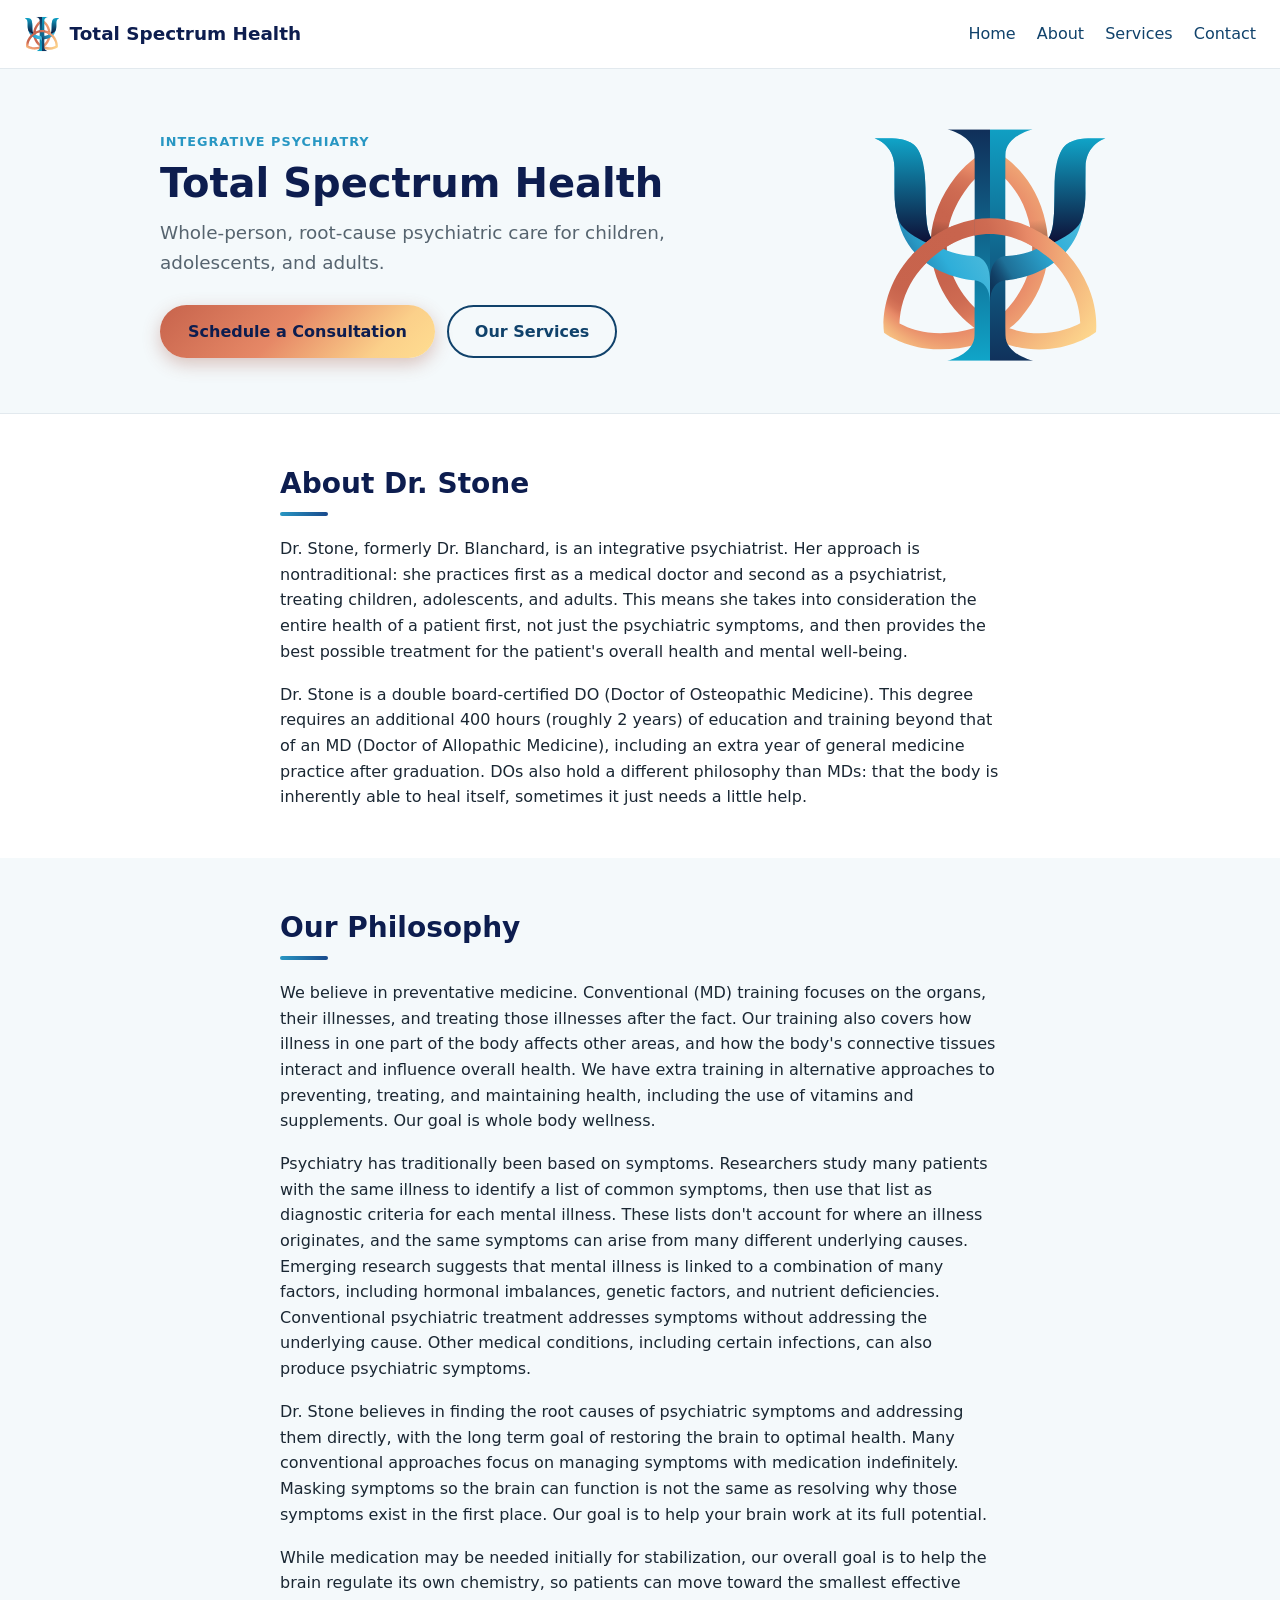
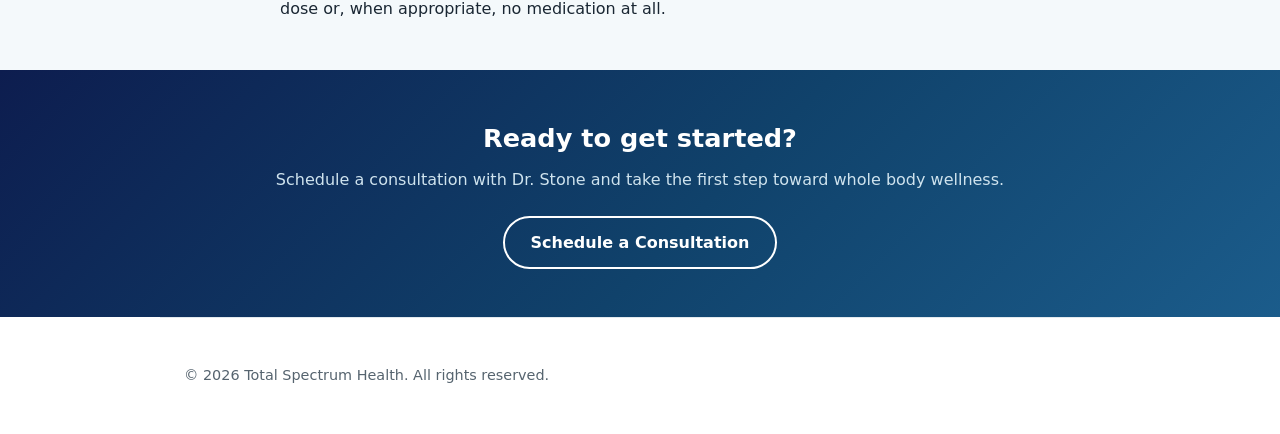
<file: index.html>
<!DOCTYPE html>
<html lang="en">
<head>
  <meta charset="UTF-8" />
  <meta name="viewport" content="width=device-width, initial-scale=1.0" />
  <meta name="description" content="Total Spectrum Health is an integrative psychiatry practice led by Dr. Stone, treating children, adolescents, and adults by finding the root cause of psychiatric symptoms." />
  <title>Total Spectrum Health — Integrative Psychiatry</title>
  <link rel="icon" href="assets/favicon.svg" type="image/svg+xml" />
  <link rel="stylesheet" href="css/styles.css" />
  <script async src="https://www.googletagmanager.com/gtm.js?id=GTM-WPRVQTBC"></script>
  <script>
    window.dataLayer = window.dataLayer || [];
    function gtag(){dataLayer.push(arguments);}
    gtag('js', new Date());
  </script>
</head>
<body>
  <header class="site-header">
    <a class="brand" href="index.html">
      <img src="assets/images/TSH%20Main%20Logo%20(NT).svg" alt="" />
      Total Spectrum Health
    </a>
    <nav class="site-nav">
      <a href="index.html">Home</a>
      <a href="about.html">About</a>
      <a href="services.html">Services</a>
      <a href="contact.html">Contact</a>
    </nav>
  </header>

  <main>
    <section class="hero">
      <div class="hero-inner">
        <div class="hero-content">
          <p class="hero-eyebrow">Integrative Psychiatry</p>
          <h1>Total Spectrum Health</h1>
          <p class="lede">Whole-person, root-cause psychiatric care for children, adolescents, and adults.</p>
          <div class="hero-actions">
            <a class="btn btn-primary" href="contact.html">Schedule a Consultation</a>
            <a class="btn btn-outline" href="services.html">Our Services</a>
          </div>
        </div>
        <div class="hero-art">
          <img src="assets/images/TSH%20Main%20Logo%20(NT).svg" alt="" />
        </div>
      </div>
    </section>

    <section class="content-section">
      <div class="inner">
        <h2>About Dr. Stone</h2>
        <p>Dr. Stone, formerly Dr. Blanchard, is an integrative psychiatrist. Her approach is nontraditional: she practices first as a medical doctor and second as a psychiatrist, treating children, adolescents, and adults. This means she takes into consideration the entire health of a patient first, not just the psychiatric symptoms, and then provides the best possible treatment for the patient's overall health and mental well-being.</p>
        <p>Dr. Stone is a double board-certified DO (Doctor of Osteopathic Medicine). This degree requires an additional 400 hours (roughly 2 years) of education and training beyond that of an MD (Doctor of Allopathic Medicine), including an extra year of general medicine practice after graduation. DOs also hold a different philosophy than MDs: that the body is inherently able to heal itself, sometimes it just needs a little help.</p>
      </div>
    </section>

    <section class="content-section alt">
      <div class="inner">
        <h2>Our Philosophy</h2>
        <p>We believe in preventative medicine. Conventional (MD) training focuses on the organs, their illnesses, and treating those illnesses after the fact. Our training also covers how illness in one part of the body affects other areas, and how the body's connective tissues interact and influence overall health. We have extra training in alternative approaches to preventing, treating, and maintaining health, including the use of vitamins and supplements. Our goal is whole body wellness.</p>
        <p>Psychiatry has traditionally been based on symptoms. Researchers study many patients with the same illness to identify a list of common symptoms, then use that list as diagnostic criteria for each mental illness. These lists don't account for where an illness originates, and the same symptoms can arise from many different underlying causes. Emerging research suggests that mental illness is linked to a combination of many factors, including hormonal imbalances, genetic factors, and nutrient deficiencies. Conventional psychiatric treatment addresses symptoms without addressing the underlying cause. Other medical conditions, including certain infections, can also produce psychiatric symptoms.</p>
        <p>Dr. Stone believes in finding the root causes of psychiatric symptoms and addressing them directly, with the long term goal of restoring the brain to optimal health. Many conventional approaches focus on managing symptoms with medication indefinitely. Masking symptoms so the brain can function is not the same as resolving why those symptoms exist in the first place. Our goal is to help your brain work at its full potential.</p>
        <p>While medication may be needed initially for stabilization, our overall goal is to help the brain regulate its own chemistry, so patients can move toward the smallest effective dose or, when appropriate, no medication at all.</p>
      </div>
    </section>

    <section class="cta-banner">
      <h2>Ready to get started?</h2>
      <p>Schedule a consultation with Dr. Stone and take the first step toward whole body wellness.</p>
      <a class="btn btn-outline" href="contact.html">Schedule a Consultation</a>
    </section>
  </main>

  <footer class="site-footer">
    <p>&copy; <span id="year"></span> Total Spectrum Health. All rights reserved.</p>
  </footer>

  <script src="js/main.js"></script>
</body>
</html>
</file>
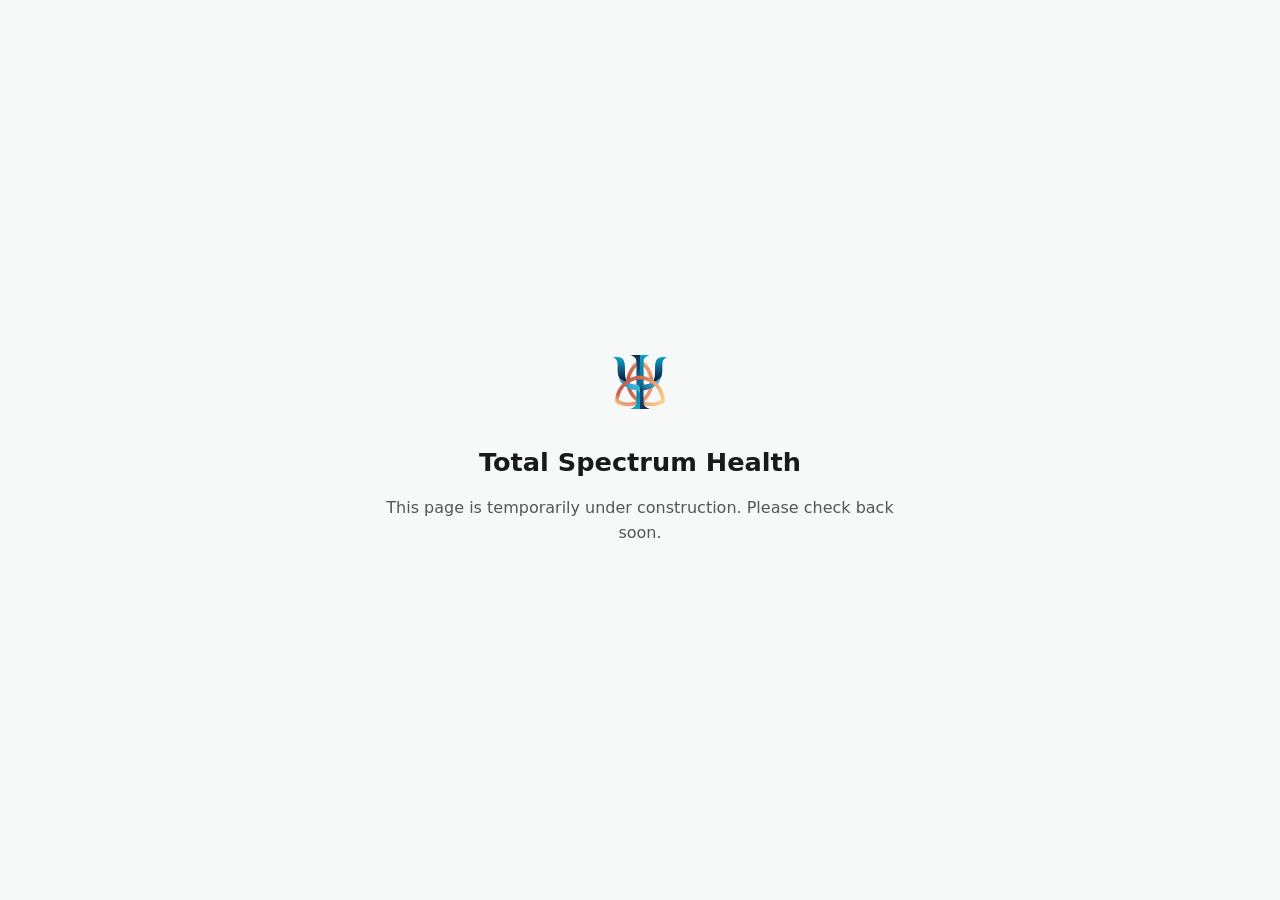
<file: about.html>
<!DOCTYPE html>
<html lang="en">
<head>
  <meta charset="UTF-8" />
  <meta name="viewport" content="width=device-width, initial-scale=1.0" />
  <meta name="robots" content="noindex" />
  <title>Total Spectrum Health — Under Construction</title>
  <link rel="icon" href="/assets/favicon.svg" type="image/svg+xml" />
  <style>
    :root { --accent: #2a7f62; }
    * { box-sizing: border-box; }
    html, body { height: 100%; }
    body {
      margin: 0;
      display: flex;
      align-items: center;
      justify-content: center;
      padding: 1.5rem;
      font-family: system-ui, -apple-system, "Segoe UI", Roboto, sans-serif;
      line-height: 1.6;
      color: #1a1a1a;
      background: #f7f9f8;
    }
    .card { max-width: 32rem; text-align: center; }
    .logo { width: 56px; height: 56px; margin-bottom: 1.5rem; }
    h1 { font-size: 1.6rem; margin: 0 0 0.75rem; }
    p { margin: 0; color: #555; }
  </style>
  <script async src="https://www.googletagmanager.com/gtm.js?id=GTM-WPRVQTBC"></script>
  <script>
    window.dataLayer = window.dataLayer || [];
    function gtag(){dataLayer.push(arguments);}
    gtag('js', new Date());
  </script>
</head>
<body>
  <main class="card">
    <img class="logo" src="/assets/favicon.svg" alt="Total Spectrum Health" />
    <h1>Total Spectrum Health</h1>
    <p>This page is temporarily under construction. Please check back soon.</p>
  </main>
</body>
</html>
</file>
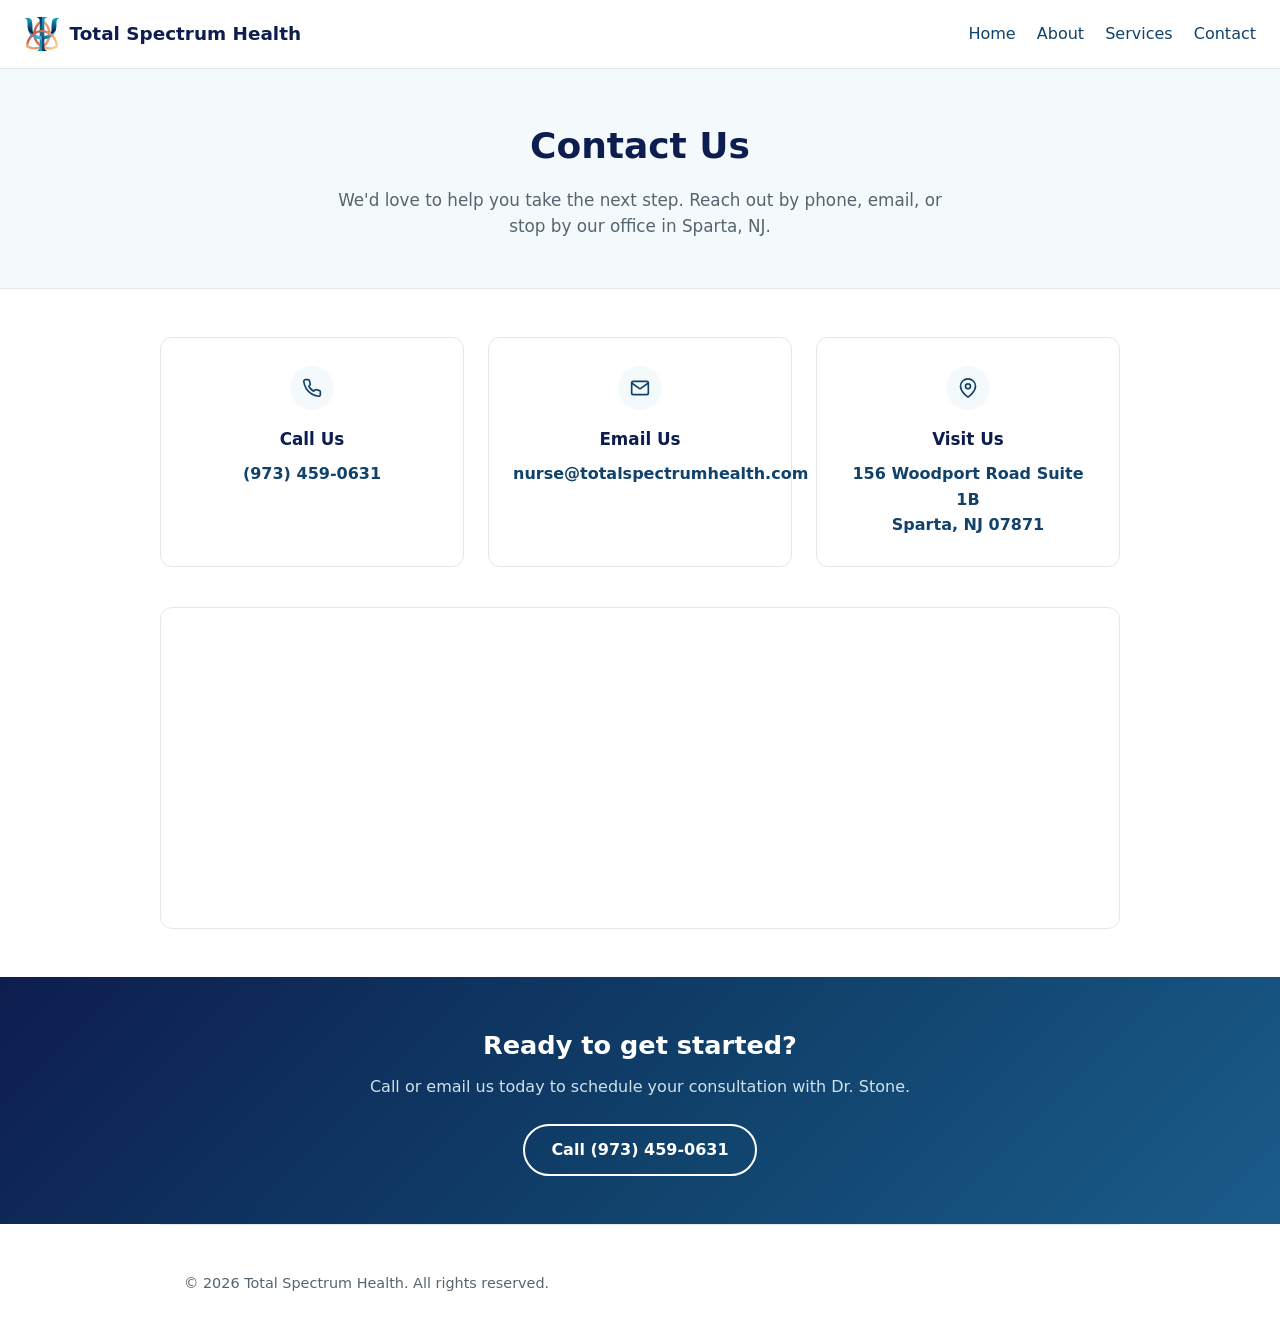
<file: contact.html>
<!DOCTYPE html>
<html lang="en">
<head>
  <meta charset="UTF-8" />
  <meta name="viewport" content="width=device-width, initial-scale=1.0" />
  <meta name="description" content="Contact Total Spectrum Health in Sparta, NJ — call, email, or visit our office to schedule a consultation with Dr. Stone." />
  <title>Contact — Total Spectrum Health</title>
  <link rel="icon" href="assets/favicon.svg" type="image/svg+xml" />
  <link rel="stylesheet" href="css/styles.css" />
  <script async src="https://www.googletagmanager.com/gtm.js?id=GTM-WPRVQTBC"></script>
  <script>
    window.dataLayer = window.dataLayer || [];
    function gtag(){dataLayer.push(arguments);}
    gtag('js', new Date());
  </script>
</head>
<body>
  <header class="site-header">
    <a class="brand" href="index.html">
      <img src="assets/images/TSH%20Main%20Logo%20(NT).svg" alt="" />
      Total Spectrum Health
    </a>
    <nav class="site-nav">
      <a href="index.html">Home</a>
      <a href="about.html">About</a>
      <a href="services.html">Services</a>
      <a href="contact.html">Contact</a>
    </nav>
  </header>

  <main>
    <section class="page-hero">
      <div class="inner">
        <h1>Contact Us</h1>
        <p>We'd love to help you take the next step. Reach out by phone, email, or stop by our office in Sparta, NJ.</p>
      </div>
    </section>

    <section class="content-section">
      <div class="contact-grid">
        <div class="contact-card">
          <div class="icon" aria-hidden="true">
            <svg viewBox="0 0 24 24" fill="none" stroke="currentColor" stroke-width="2" stroke-linecap="round" stroke-linejoin="round">
              <path d="M22 16.92v3a2 2 0 0 1-2.18 2 19.79 19.79 0 0 1-8.63-3.07 19.5 19.5 0 0 1-6-6 19.79 19.79 0 0 1-3.07-8.67A2 2 0 0 1 4.11 2h3a2 2 0 0 1 2 1.72c.13.96.36 1.9.7 2.81a2 2 0 0 1-.45 2.11L8.09 9.91a16 16 0 0 0 6 6l1.27-1.27a2 2 0 0 1 2.11-.45c.91.34 1.85.57 2.81.7A2 2 0 0 1 22 16.92z"/>
            </svg>
          </div>
          <h2>Call Us</h2>
          <p><a href="tel:+19734590631">(973) 459-0631</a></p>
        </div>

        <div class="contact-card">
          <div class="icon" aria-hidden="true">
            <svg viewBox="0 0 24 24" fill="none" stroke="currentColor" stroke-width="2" stroke-linecap="round" stroke-linejoin="round">
              <rect x="2" y="4" width="20" height="16" rx="2"/>
              <polyline points="22,6 12,13 2,6"/>
            </svg>
          </div>
          <h2>Email Us</h2>
          <p><a href="mailto:nurse@totalspectrumhealth.com">nurse@totalspectrumhealth.com</a></p>
        </div>

        <div class="contact-card">
          <div class="icon" aria-hidden="true">
            <svg viewBox="0 0 24 24" fill="none" stroke="currentColor" stroke-width="2" stroke-linecap="round" stroke-linejoin="round">
              <path d="M21 10c0 7-9 13-9 13s-9-6-9-13a9 9 0 0 1 18 0z"/>
              <circle cx="12" cy="10" r="3"/>
            </svg>
          </div>
          <h2>Visit Us</h2>
          <p>
            <a href="https://www.google.com/maps/search/?api=1&amp;query=156+Woodport+Road+Suite+1B%2C+Sparta%2C+NJ+07871" target="_blank" rel="noopener">
              156 Woodport Road Suite 1B<br />Sparta, NJ 07871
            </a>
          </p>
        </div>
      </div>

      <div class="map-wrap">
        <iframe
          src="https://www.google.com/maps?q=156+Woodport+Road+Suite+1B,+Sparta,+NJ+07871&output=embed"
          title="Map to Total Spectrum Health"
          loading="lazy"
          referrerpolicy="no-referrer-when-downgrade">
        </iframe>
      </div>
    </section>

    <section class="cta-banner">
      <h2>Ready to get started?</h2>
      <p>Call or email us today to schedule your consultation with Dr. Stone.</p>
      <a class="btn btn-outline" href="tel:+19734590631">Call (973) 459-0631</a>
    </section>
  </main>

  <footer class="site-footer">
    <p>&copy; <span id="year"></span> Total Spectrum Health. All rights reserved.</p>
  </footer>

  <script src="js/main.js"></script>
</body>
</html>
</file>
<file: css/styles.css>
/* Total Spectrum Health — base styles
   Palette pulled from the TSH logo marks in assets/images/:
   navy/blue range for text and structure, cyan for accents,
   the coral-to-peach "sunrise" gradient reserved for calls to action. */

:root {
  --color-bg: #ffffff;
  --color-bg-alt: #f4f9fb;
  --color-text: #1a2733;
  --color-muted: #56646f;
  --color-border: #e2e9ee;

  --color-navy-900: #0d1d4f;
  --color-navy-800: #10426b;
  --color-navy-700: #19498c;
  --color-blue-600: #1b5c8b;
  --color-cyan-600: #2897c3;
  --color-cyan-400: #2eaed9;
  --color-cyan-300: #77cbe0;

  --color-coral-700: #99432f;
  --color-coral-600: #c7634c;
  --color-coral-400: #e68866;
  --color-peach-300: #fbd08a;
  --color-peach-200: #ffde91;
  --gradient-sunrise: linear-gradient(135deg, var(--color-coral-600) 0%, var(--color-coral-400) 45%, var(--color-peach-300) 80%, var(--color-peach-200) 100%);

  --color-accent: var(--color-navy-800);
  --color-accent-light: var(--color-cyan-600);

  --max-width: 960px;
  --font-body: system-ui, -apple-system, "Segoe UI", Roboto, sans-serif;
}

* {
  box-sizing: border-box;
}

body {
  margin: 0;
  font-family: var(--font-body);
  line-height: 1.6;
  color: var(--color-text);
  background: var(--color-bg);
}

body.error-body {
  display: flex;
  flex-direction: column;
  min-height: 100vh;
}

.site-header {
  display: flex;
  flex-wrap: wrap;
  align-items: center;
  justify-content: space-between;
  gap: 1rem;
  padding: 1rem 1.5rem;
  border-bottom: 1px solid var(--color-border);
}

.brand {
  display: flex;
  align-items: center;
  gap: 0.6rem;
  font-weight: 700;
  font-size: 1.15rem;
  text-decoration: none;
  color: var(--color-navy-900);
}

.brand img {
  height: 36px;
  width: auto;
  display: block;
}

.site-nav a {
  margin-left: 1rem;
  text-decoration: none;
  color: var(--color-accent);
}

.site-nav a:hover {
  text-decoration: underline;
}

.site-main {
  max-width: var(--max-width);
  margin: 0 auto;
  padding: 2rem 1.5rem;
}

.site-footer {
  max-width: var(--max-width);
  margin: 0 auto;
  padding: 2rem 1.5rem;
  border-top: 1px solid var(--color-border);
  color: var(--color-muted);
  font-size: 0.9rem;
}

/* Buttons */

.btn {
  display: inline-block;
  padding: 0.85rem 1.75rem;
  border-radius: 999px;
  font-weight: 600;
  font-size: 1rem;
  text-decoration: none;
  transition: transform 0.15s ease, box-shadow 0.15s ease, background-color 0.15s ease, color 0.15s ease;
}

.btn-primary {
  background: var(--gradient-sunrise);
  color: var(--color-navy-900);
  box-shadow: 0 6px 18px rgba(153, 67, 47, 0.3);
}

.btn-primary:hover {
  transform: translateY(-1px);
  box-shadow: 0 8px 22px rgba(153, 67, 47, 0.4);
}

.btn-outline {
  border: 2px solid var(--color-navy-800);
  color: var(--color-navy-800);
  background: transparent;
  padding: calc(0.85rem - 2px) calc(1.75rem - 2px);
}

.btn-outline:hover {
  background: var(--color-navy-800);
  color: #fff;
}

/* Hero */

.hero {
  background: var(--color-bg-alt);
  border-bottom: 1px solid var(--color-border);
  padding: 3.5rem 1.5rem 3rem;
}

.hero-inner {
  max-width: var(--max-width);
  margin: 0 auto;
  display: flex;
  align-items: center;
  gap: 3rem;
  flex-wrap: wrap;
}

.hero-content {
  flex: 1 1 320px;
}

.hero-eyebrow {
  text-transform: uppercase;
  letter-spacing: 0.08em;
  font-size: 0.8rem;
  font-weight: 700;
  color: var(--color-cyan-600);
  margin: 0 0 0.5rem;
}

.hero h1 {
  font-size: 2.5rem;
  line-height: 1.15;
  margin: 0 0 0.75rem;
  color: var(--color-navy-900);
}

.hero .lede {
  font-size: 1.15rem;
  color: var(--color-muted);
  max-width: 36rem;
  margin: 0 0 1.75rem;
}

.hero-actions {
  display: flex;
  flex-wrap: wrap;
  gap: 0.75rem;
}

.hero-art {
  flex: 0 1 260px;
  display: flex;
  justify-content: center;
}

.hero-art img {
  width: 100%;
  max-width: 240px;
  height: auto;
}

/* Content sections */

.content-section {
  padding: 3rem 1.5rem;
}

.content-section.alt {
  background: var(--color-bg-alt);
}

.content-section .inner {
  max-width: 720px;
  margin: 0 auto;
}

.content-section h2 {
  color: var(--color-navy-900);
  font-size: 1.75rem;
  margin: 0 0 1.25rem;
  padding-bottom: 0.6rem;
  position: relative;
}

.content-section h2::after {
  content: "";
  position: absolute;
  left: 0;
  bottom: 0;
  width: 48px;
  height: 4px;
  border-radius: 2px;
  background: linear-gradient(90deg, var(--color-cyan-600), var(--color-navy-700));
}

.content-section p {
  margin: 0 0 1.1rem;
}

.content-section p:last-child {
  margin-bottom: 0;
}

/* Call-to-action banner */

.cta-banner {
  background: linear-gradient(135deg, var(--color-navy-900) 0%, var(--color-navy-800) 55%, var(--color-blue-600) 100%);
  color: #fff;
  text-align: center;
  padding: 3rem 1.5rem;
}

.cta-banner h2 {
  margin: 0 0 0.5rem;
  font-size: 1.6rem;
}

.cta-banner p {
  margin: 0 0 1.5rem;
  color: #cfe3ee;
}

.cta-banner .btn-outline {
  border-color: #fff;
  color: #fff;
}

.cta-banner .btn-outline:hover {
  background: #fff;
  color: var(--color-navy-900);
}

@media (max-width: 640px) {
  .hero-inner {
    text-align: center;
    justify-content: center;
  }

  .hero-actions {
    justify-content: center;
  }

  .hero h1 {
    font-size: 2rem;
  }
}

/* Page hero (interior pages, e.g. Contact) */

.page-hero {
  background: var(--color-bg-alt);
  border-bottom: 1px solid var(--color-border);
  padding: 3rem 1.5rem;
  text-align: center;
}

.page-hero .inner {
  max-width: 640px;
  margin: 0 auto;
}

.page-hero h1 {
  font-size: 2.25rem;
  color: var(--color-navy-900);
  margin: 0 0 0.75rem;
}

.page-hero p {
  font-size: 1.05rem;
  color: var(--color-muted);
  margin: 0;
}

.page-hero .hero-actions {
  justify-content: center;
  margin-top: 1.75rem;
}

/* 404 / error page */

.error-page {
  flex: 1;
  display: flex;
  align-items: center;
  justify-content: center;
  padding: 4rem 1.5rem;
}

.error-page .inner {
  max-width: 32rem;
  text-align: center;
}

.error-code {
  font-size: 5.5rem;
  font-weight: 800;
  line-height: 1;
  margin: 0 0 0.5rem;
  color: var(--color-coral-600);
  background: var(--gradient-sunrise);
  -webkit-background-clip: text;
  background-clip: text;
  -webkit-text-fill-color: transparent;
}

.error-page h1 {
  font-size: 1.75rem;
  color: var(--color-navy-900);
  margin: 0 0 0.75rem;
}

.error-page p {
  color: var(--color-muted);
  margin: 0 0 1.75rem;
}

.error-page .hero-actions {
  justify-content: center;
}

/* Contact page */

.contact-grid {
  display: grid;
  grid-template-columns: repeat(auto-fit, minmax(220px, 1fr));
  gap: 1.5rem;
  max-width: var(--max-width);
  margin: 0 auto 2.5rem;
}

.contact-card {
  background: var(--color-bg);
  border: 1px solid var(--color-border);
  border-radius: 12px;
  padding: 1.75rem 1.5rem;
  text-align: center;
}

.contact-card .icon {
  width: 44px;
  height: 44px;
  margin: 0 auto 1rem;
  display: flex;
  align-items: center;
  justify-content: center;
  border-radius: 50%;
  background: var(--color-bg-alt);
  color: var(--color-navy-800);
}

.contact-card .icon svg {
  width: 20px;
  height: 20px;
}

.contact-card h2 {
  margin: 0 0 0.5rem;
  padding-bottom: 0;
  font-size: 1.05rem;
  color: var(--color-navy-900);
}

.contact-card h2::after {
  content: none;
}

.contact-card p {
  margin: 0;
  color: var(--color-text);
}

.contact-card a {
  color: var(--color-navy-800);
  text-decoration: none;
  font-weight: 600;
}

.contact-card a:hover {
  text-decoration: underline;
}

.map-wrap {
  max-width: var(--max-width);
  margin: 0 auto;
  border-radius: 12px;
  overflow: hidden;
  border: 1px solid var(--color-border);
}

.map-wrap iframe {
  display: block;
  width: 100%;
  height: 320px;
  border: 0;
}
</file>
